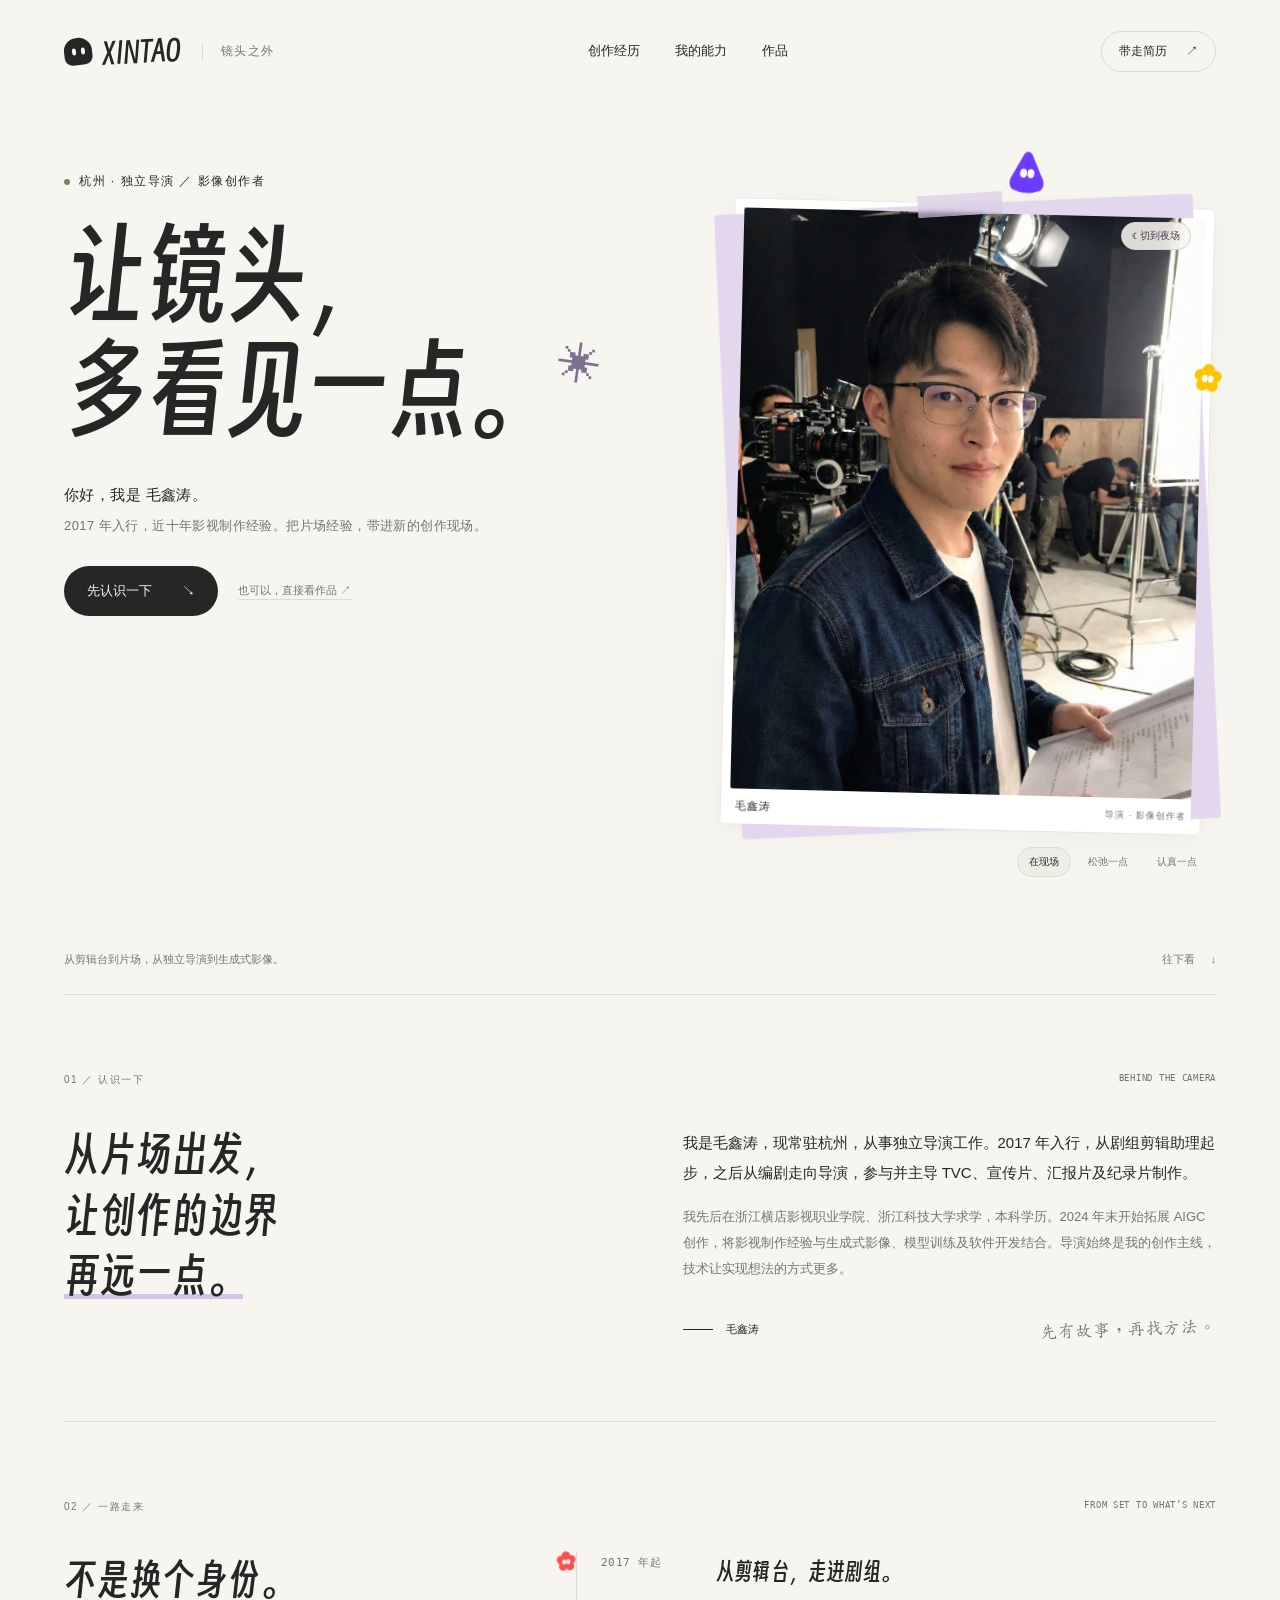
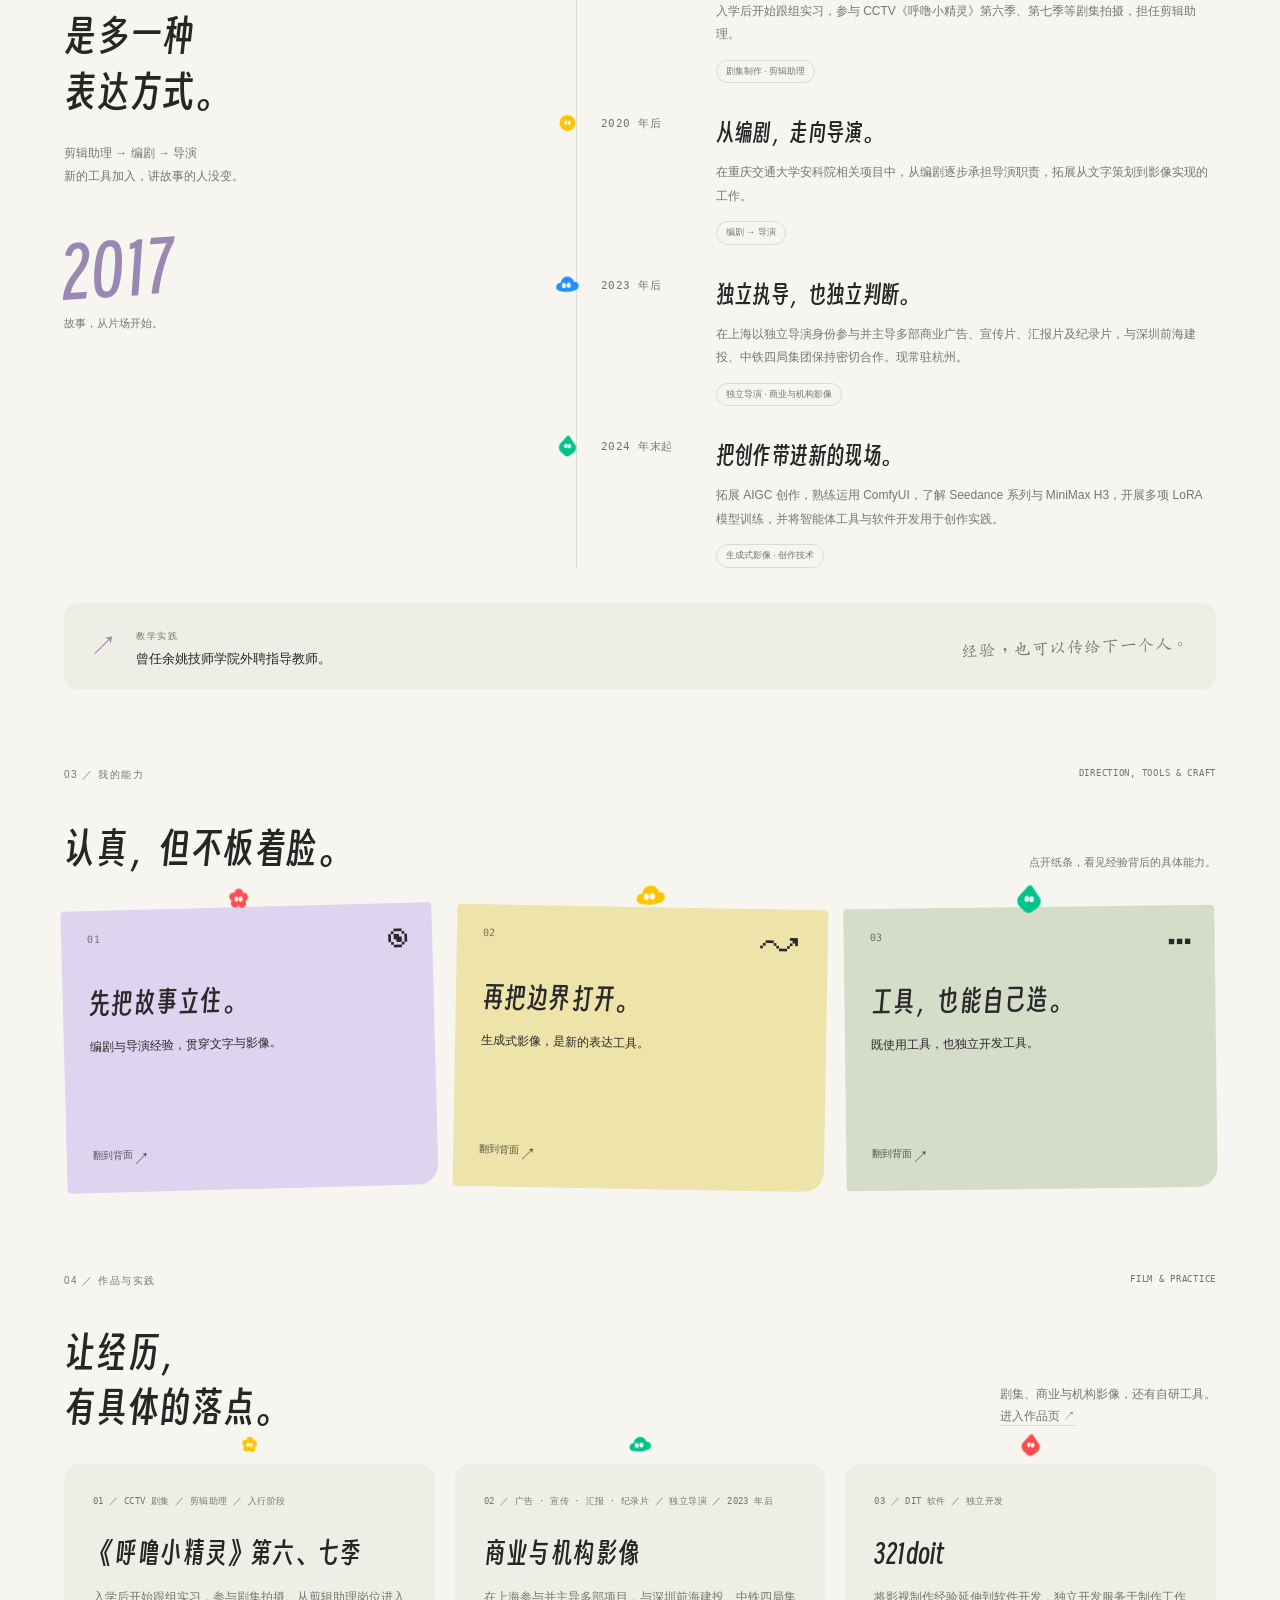
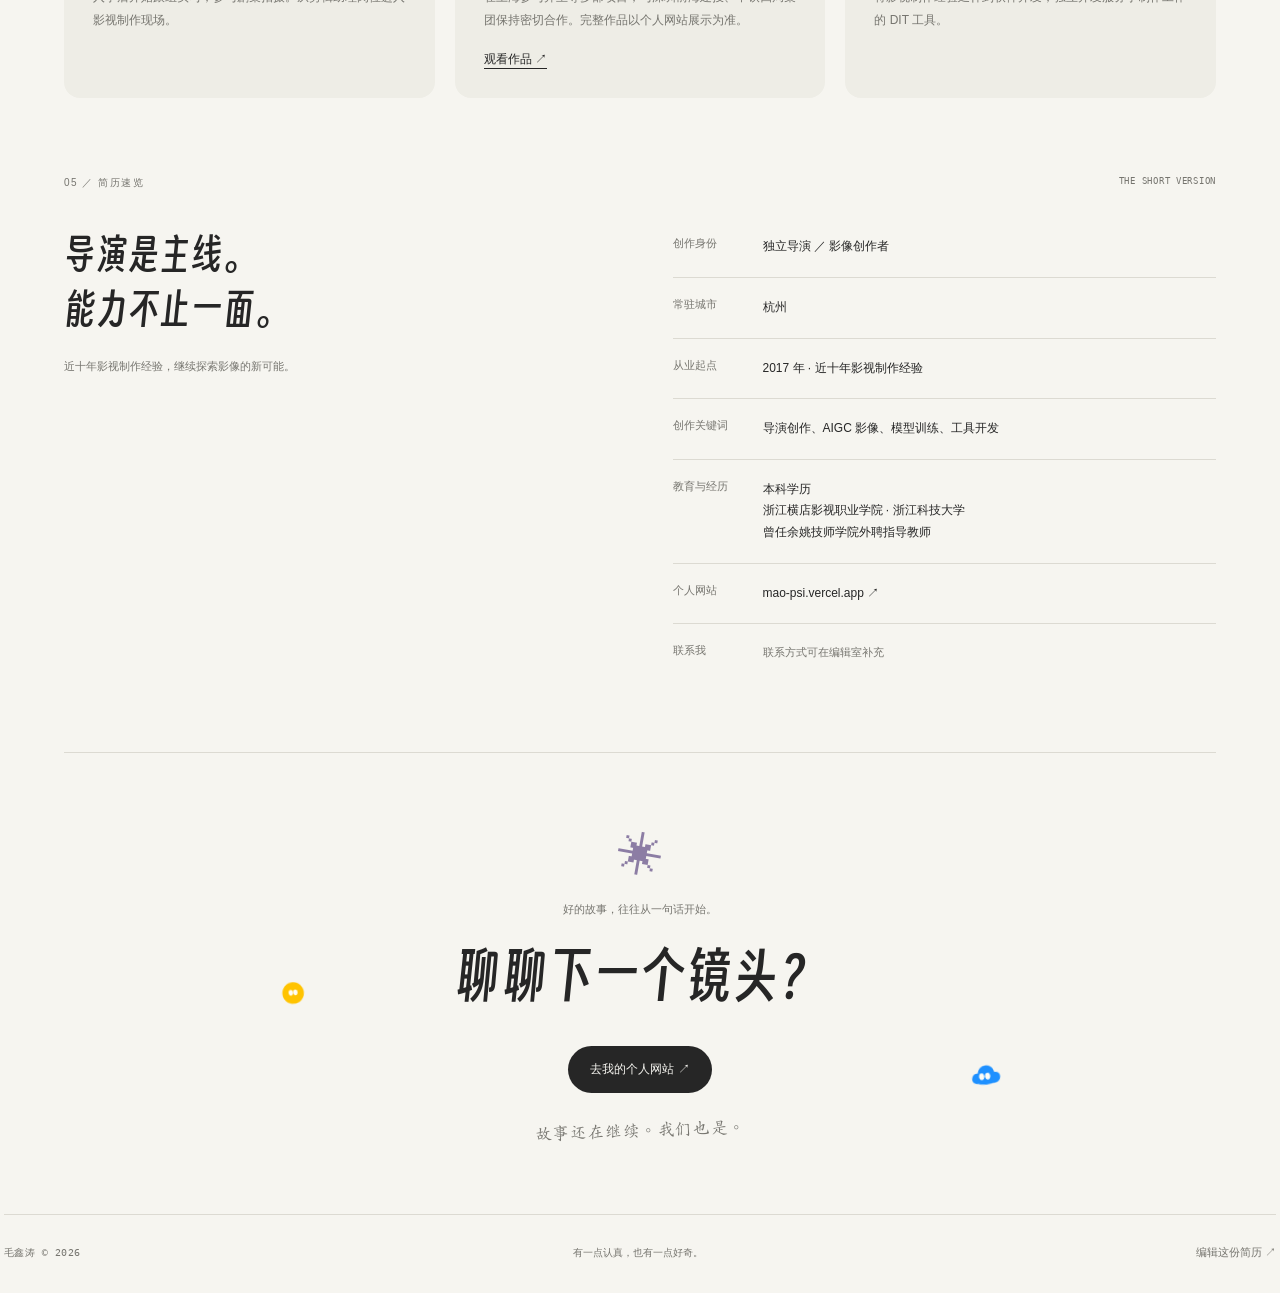
<file: index.html>
<!doctype html>
<html lang="zh-CN">
<head>
<meta charset="utf-8"><meta name="viewport" content="width=device-width, initial-scale=1">
<meta name="theme-color" content="#f6f5f0"><meta name="description" content="毛鑫涛，常驻杭州的独立导演。2017 年入行，近十年影视制作经验，兼具 AIGC 制作、模型训练与软件开发能力。">
<title>毛鑫涛 — 镜头之外</title>
<link rel="icon" href="assets/mark.svg" type="image/svg+xml"><link rel="stylesheet" href="style.css"><link rel="stylesheet" href="typography.css"><link rel="stylesheet" href="bots.css?v=20261023-7">
</head>
<body>
<a class="skip" href="#main">跳到正文</a>
<header class="header"><a class="identity" href="#" aria-label="回到首页"><span class="mini-friend" aria-hidden="true"><i></i><i></i></span><span class="wordmark">XINTAO</span><span class="identity-note">镜头之外</span></a><nav aria-label="主导航"><a href="#journey">创作经历</a><a href="#approach">我的能力</a><a href="works.html">作品</a></nav><button class="small-button" id="print">带走简历 <span>↗</span></button></header>
<main id="main">
<section class="hero" aria-labelledby="hero-title">
<div class="hero-copy"><p class="eyebrow"><span class="status-dot"></span> 杭州 · 独立导演 ／ 影像创作者</p><h1 id="hero-title">让镜头，<br>多看见<span class="serif">一点。</span><span class="asterisk" aria-hidden="true">✳</span></h1><p class="intro">你好，我是 <span data-name>毛鑫涛</span>。<br><span id="intro-text">2017 年入行，近十年影视制作经验。把片场经验，带进新的创作现场。</span></p><div class="hero-actions"><a class="primary" href="#about">先认识一下 <span>↘</span></a><a class="aside portfolio-link" href="https://mao-psi.vercel.app/" target="_blank" rel="noopener noreferrer">也可以，直接看作品 ↗</a></div></div>
<div class="hero-art"><div class="friend-stage portrait-stage" id="friend-stage"><figure class="portrait-paper"><span class="portrait-tape" aria-hidden="true"></span><img id="director-portrait" src="assets/portrait-work.jpg" alt="毛鑫涛在片场手持剧本，身后是摄影机与灯光" width="1400" height="1875" fetchpriority="high"><figcaption><span>毛鑫涛</span><span>导演 · 影像创作者</span></figcaption></figure><div class="bubble" id="friend-speech" aria-live="polite">这次，他才是主角。</div><button class="mood-button" id="mood" aria-pressed="false" aria-label="切换夜场配色">☾ <span>切到夜场</span></button></div><div class="portrait-controls" role="group" aria-label="切换个人照片"><button class="portrait-choice" data-portrait="work" aria-pressed="true">在现场</button><button class="portrait-choice" data-portrait="relaxed" aria-pressed="false">松弛一点</button><button class="portrait-choice" data-portrait="focused" aria-pressed="false">认真一点</button></div></div>
<div class="hero-bottom"><span>从剪辑台到片场，从独立导演到生成式影像。</span><a href="#about" aria-label="向下阅读">往下看 <span>↓</span></a></div>
</section>
<section class="about section" id="about"><div class="section-label"><span>01 ／ 认识一下</span><span>BEHIND THE CAMERA</span></div><div class="about-layout"><h2>从片场出发，<br>让创作的边界<br><span class="underline">再远一点。</span></h2><div class="about-copy"><p id="statement">我是毛鑫涛，现常驻杭州，从事独立导演工作。2017 年入行，从剧组剪辑助理起步，之后从编剧走向导演，参与并主导 TVC、宣传片、汇报片及纪录片制作。</p><p class="muted" id="about-text">我先后在浙江横店影视职业学院、浙江科技大学求学，本科学历。2024 年末开始拓展 AIGC 创作，将影视制作经验与生成式影像、模型训练及软件开发结合。导演始终是我的创作主线，技术让实现想法的方式更多。</p><div class="signature"><span class="signature-line"></span><span data-name>毛鑫涛</span><span class="hand-note">先有故事，再找方法。</span></div></div></div></section>
<section class="section journey" id="journey"><div class="section-label"><span>02 ／ 一路走来</span><span>FROM SET TO WHAT’S NEXT</span></div><div class="journey-layout"><div class="journey-intro"><h2>不是换个身份。<br>是多一种<br><span class="serif">表达方式。</span></h2><p class="muted">剪辑助理 → 编剧 → 导演<br>新的工具加入，讲故事的人没变。</p><div class="experience-stamp"><strong>2017</strong><span>故事，从片场开始。</span></div></div><ol class="timeline"><li><span class="timeline-date">2017 年起</span><div><h3>从剪辑台，走进剧组。</h3><p>入学后开始跟组实习，参与 CCTV《呼噜小精灵》第六季、第七季等剧集拍摄，担任剪辑助理。</p><span class="timeline-tag">剧集制作 · 剪辑助理</span></div></li><li><span class="timeline-date">2020 年后</span><div><h3>从编剧，走向导演。</h3><p>在重庆交通大学安科院相关项目中，从编剧逐步承担导演职责，拓展从文字策划到影像实现的工作。</p><span class="timeline-tag">编剧 → 导演</span></div></li><li><span class="timeline-date">2023 年后</span><div><h3>独立执导，也独立判断。</h3><p>在上海以独立导演身份参与并主导多部商业广告、宣传片、汇报片及纪录片，与深圳前海建投、中铁四局集团保持密切合作。现常驻杭州。</p><span class="timeline-tag">独立导演 · 商业与机构影像</span></div></li><li><span class="timeline-date">2024 年末起</span><div><h3>把创作带进新的现场。</h3><p>拓展 AIGC 创作，熟练运用 ComfyUI，了解 Seedance 系列与 MiniMax H3，开展多项 LoRA 模型训练，并将智能体工具与软件开发用于创作实践。</p><span class="timeline-tag">生成式影像 · 创作技术</span></div></li></ol></div><div class="teaching-note"><span class="teaching-icon" aria-hidden="true">↗</span><div><span class="tiny-label">教学实践</span><p>曾任余姚技师学院外聘指导教师。</p></div><span class="hand-note">经验，也可以传给下一个人。</span></div></section>
<section class="section approach" id="approach"><div class="section-label"><span>03 ／ 我的能力</span><span>DIRECTION, TOOLS & CRAFT</span></div><div class="section-heading"><h2>认真，但不板着脸。</h2><p>点开纸条，看见经验背后的具体能力。</p></div><div class="notes"><button class="note note-lavender" data-note="0" aria-expanded="false"><span class="note-number">01</span><span class="note-doodle">◉</span><h3>先把故事立住。</h3><p>编剧与导演经验，贯穿文字与影像。</p><span class="note-reveal">从剪辑助理、编剧到导演，参与剧集、商业广告、宣传汇报片及纪录片制作。熟悉从文字策划到片场实现的创作过程。</span><span class="note-toggle">翻到背面 <b>↗</b></span></button><button class="note note-yellow" data-note="1" aria-expanded="false"><span class="note-number">02</span><span class="note-doodle">↝</span><h3>再把边界打开。</h3><p>生成式影像，是新的表达工具。</p><span class="note-reveal">熟练 ComfyUI 架构，了解 Seedance 系列与 MiniMax H3，并开展多项 LoRA 模型训练。让模型与工作流服务于创作，而不是相反。</span><span class="note-toggle">翻到背面 <b>↗</b></span></button><button class="note note-green" data-note="2" aria-expanded="false"><span class="note-number">03</span><span class="note-doodle">⋯</span><h3>工具，也能自己造。</h3><p>既使用工具，也独立开发工具。</p><span class="note-reveal">熟悉 Codex、Claude Code、DeepSeek Harness 等智能体工具与工作方式，具备软件开发能力，独立开发 DIT 软件 321doit。</span><span class="note-toggle">翻到背面 <b>↗</b></span></button></div></section>
<section class="section work" id="work"><div class="section-label"><span>04 ／ 作品与实践</span><span>FILM & PRACTICE</span></div><div class="work-heading"><h2>让经历，<br>有具体的落点。</h2><p>剧集、商业与机构影像，还有自研工具。<br><a class="portfolio-link" href="works.html">进入作品页 ↗</a></p></div><div id="works-list" class="works-list"></div><div class="work-empty" id="work-empty"><div class="frame-drawing" aria-hidden="true"><span></span><i>▶</i></div><div><span class="tiny-label">留一个好位置</span><h3>下一次，用作品见面。</h3><p>正式作品目录待补充，不展示演示项目。</p></div><button class="text-button edit-trigger" data-edit-section="work">补充正式作品 <span>＋</span></button></div></section>
<section class="section resume" id="resume"><div class="section-label"><span>05 ／ 简历速览</span><span>THE SHORT VERSION</span></div><div class="resume-layout"><div><h2>导演是主线。<br>能力不止一面。</h2><p class="muted">近十年影视制作经验，继续探索影像的新可能。</p></div><dl class="resume-details"><div><dt>创作身份</dt><dd>独立导演 ／ 影像创作者</dd></div><div><dt>常驻城市</dt><dd>杭州</dd></div><div><dt>从业起点</dt><dd>2017 年 · 近十年影视制作经验</dd></div><div><dt>创作关键词</dt><dd id="keywords">导演创作、AIGC 影像、模型训练、工具开发</dd></div><div><dt>教育与经历</dt><dd id="experience">本科学历<br>浙江横店影视职业学院 · 浙江科技大学<br>曾任余姚技师学院外聘指导教师</dd></div><div><dt>个人网站</dt><dd><a id="website-display" href="https://mao-psi.vercel.app/" target="_blank" rel="noopener noreferrer">mao-psi.vercel.app ↗</a></dd></div><div><dt>联系我</dt><dd id="contact-display" class="pending">联系方式可在编辑室补充</dd></div></dl></div></section>
<section class="closing"><span class="closing-star" aria-hidden="true">✳</span><p>好的故事，往往从一句话开始。</p><h2>聊聊下一个<span class="serif">镜头？</span></h2><div id="contact-action"><a class="primary" href="https://mao-psi.vercel.app/" target="_blank" rel="noopener noreferrer">去我的个人网站 <span>↗</span></a></div><span class="closing-note">故事还在继续。我们也是。</span></section>
</main>
<footer><span><span data-name>毛鑫涛</span> © 2026</span><span>有一点认真，也有一点好奇。</span><button class="text-button edit-trigger">编辑这份简历 ↗</button></footer>
<dialog id="editor" aria-labelledby="edit-title"><form id="edit-form"><div class="dialog-heading"><div><p class="tiny-label">镜头之外 · 编辑室</p><h2 id="edit-title">把真实的你放进来。</h2></div><button type="button" class="close-button" id="close-editor" aria-label="关闭编辑">×</button></div><p class="editor-notice">修改仅保存在这个浏览器，不会上传。可导出资料留存。</p><div class="form-grid"><label>署名<input name="name" maxlength="40" value="毛鑫涛" required></label><label>联系邮箱<input name="email" type="email" placeholder="填写你的真实邮箱"></label></div><label>个人网站<input name="website" type="url" placeholder="https://…" pattern="https?://.+"></label><label>一句话介绍<input name="intro" maxlength="120"></label><label>创作自述<textarea name="statement" rows="3" maxlength="600"></textarea></label><label>更多关于你<textarea name="about" rows="3" maxlength="600"></textarea></label><label>创作关键词<input name="keywords" maxlength="100"></label><label>教育与经历<textarea name="experience" rows="3" maxlength="1200" placeholder="学校、专业、真实工作经历或项目职责"></textarea></label><fieldset id="work-fields"><legend>正式作品</legend><p class="field-help">只填写真实项目。作品链接和联系邮箱可留空。</p><div id="work-editors"></div><button class="add-work" type="button" id="add-work">＋ 添加一部作品</button></fieldset><div class="editor-actions"><button type="button" class="text-button" id="export-data">导出资料 ↓</button><button class="primary" type="submit">保存到本机 <span>✓</span></button></div><p id="form-message" class="form-message" role="status"></p></form></dialog>
<div id="toast" role="status"></div>
<script src="app.js?v=20261023-7"></script><script src="bots.js?v=20261023-7"></script>
</body></html>
</file>
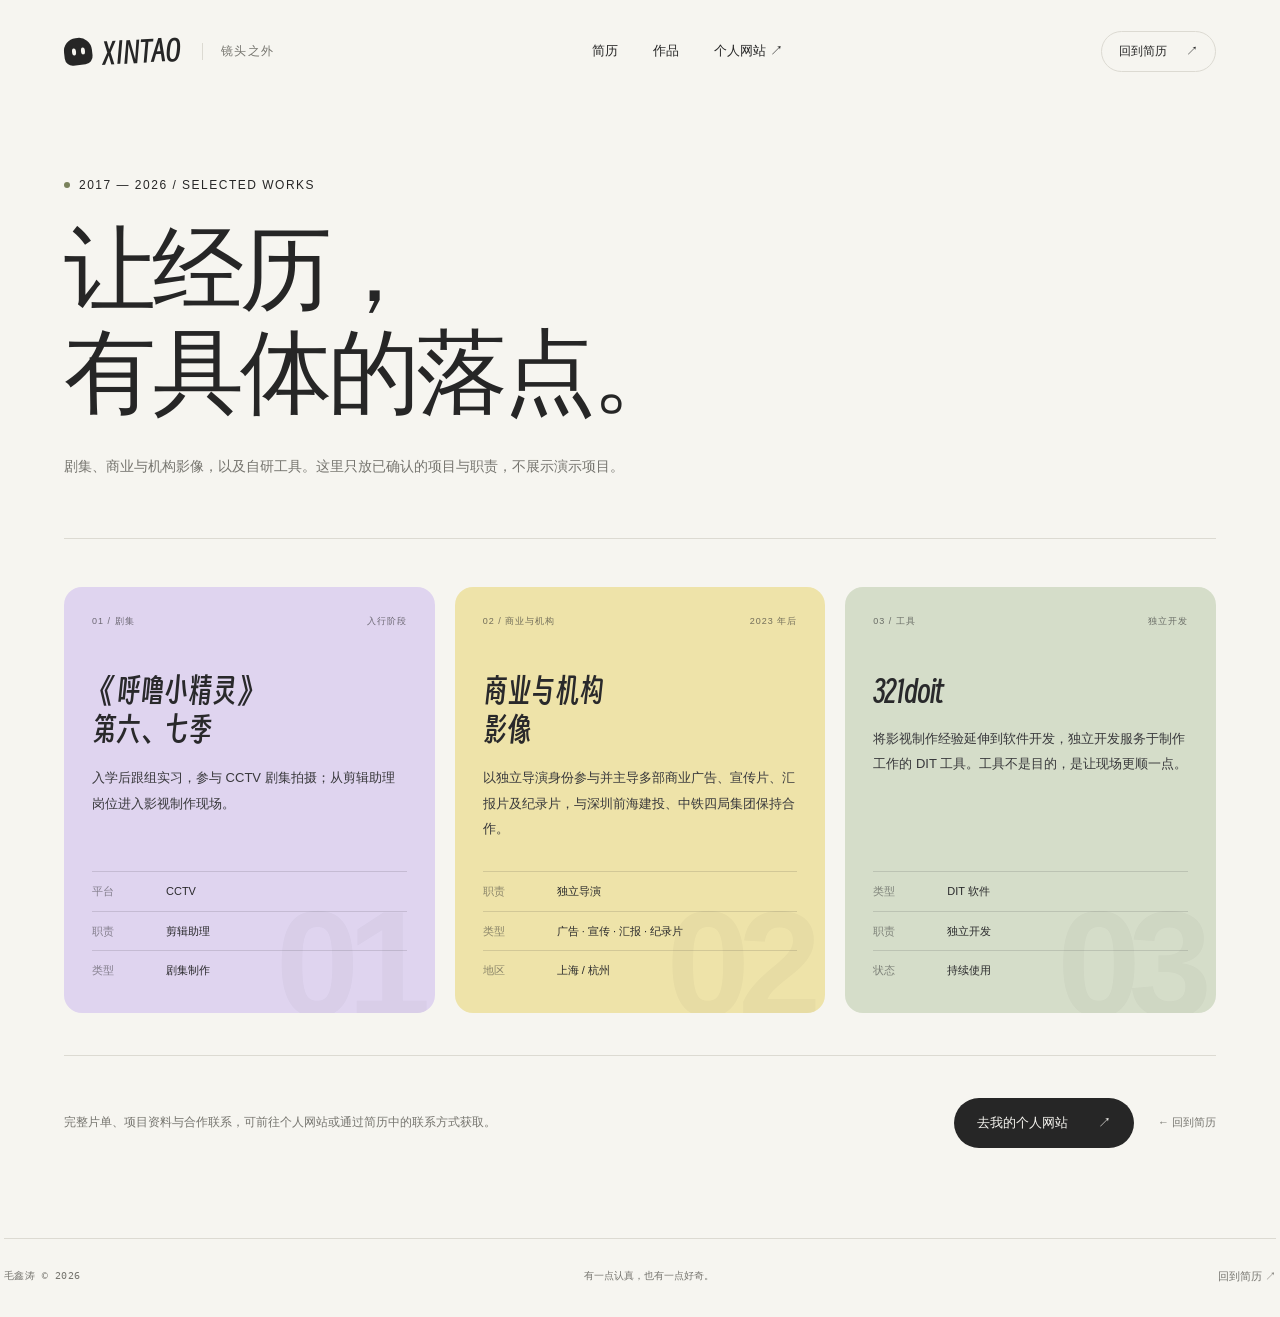
<file: works.html>
<!doctype html>
<html lang="zh-CN">
<head>
<meta charset="utf-8"><meta name="viewport" content="width=device-width, initial-scale=1">
<meta name="theme-color" content="#f6f5f0">
<meta name="description" content="毛鑫涛的作品页面：剧集、商业与机构影像，以及自研 DIT 工具。">
<title>作品 — 毛鑫涛</title>
<link rel="icon" href="assets/mark.svg" type="image/svg+xml">
<link rel="stylesheet" href="style.css"><link rel="stylesheet" href="typography.css"><link rel="stylesheet" href="works.css">
</head>
<body class="works-page">
<a class="skip" href="#main">跳到正文</a>
<header class="header"><a class="identity" href="index.html" aria-label="回到简历首页"><span class="mini-friend" aria-hidden="true"><i></i><i></i></span><span class="wordmark">XINTAO</span><span class="identity-note">镜头之外</span></a><nav aria-label="主导航"><a href="index.html">简历</a><a href="works.html" aria-current="page">作品</a><a href="https://mao-psi.vercel.app/" target="_blank" rel="noopener noreferrer">个人网站 ↗</a></nav><a class="small-button" href="index.html">回到简历 <span>↗</span></a></header>
<main id="main" class="works-main">
<section class="works-hero"><p class="eyebrow"><span class="status-dot"></span> 2017 — 2026 / SELECTED WORKS</p><h1>让经历，<br>有具体的落点。</h1><p class="works-lede">剧集、商业与机构影像，以及自研工具。这里只放已确认的项目与职责，不展示演示项目。</p></section>
<section class="works-grid" aria-label="作品列表">
<article class="work-piece work-piece--lavender" data-index="01"><div class="work-piece__top"><span>01 / 剧集</span><span>入行阶段</span></div><h2>《呼噜小精灵》<br>第六、七季</h2><p>入学后跟组实习，参与 CCTV 剧集拍摄；从剪辑助理岗位进入影视制作现场。</p><dl><div><dt>平台</dt><dd>CCTV</dd></div><div><dt>职责</dt><dd>剪辑助理</dd></div><div><dt>类型</dt><dd>剧集制作</dd></div></dl></article>
<article class="work-piece work-piece--yellow" data-index="02"><div class="work-piece__top"><span>02 / 商业与机构</span><span>2023 年后</span></div><h2>商业与机构<br>影像</h2><p>以独立导演身份参与并主导多部商业广告、宣传片、汇报片及纪录片，与深圳前海建投、中铁四局集团保持合作。</p><dl><div><dt>职责</dt><dd>独立导演</dd></div><div><dt>类型</dt><dd>广告 · 宣传 · 汇报 · 纪录片</dd></div><div><dt>地区</dt><dd>上海 / 杭州</dd></div></dl></article>
<article class="work-piece work-piece--green" data-index="03"><div class="work-piece__top"><span>03 / 工具</span><span>独立开发</span></div><h2>321doit</h2><p>将影视制作经验延伸到软件开发，独立开发服务于制作工作的 DIT 工具。工具不是目的，是让现场更顺一点。</p><dl><div><dt>类型</dt><dd>DIT 软件</dd></div><div><dt>职责</dt><dd>独立开发</dd></div><div><dt>状态</dt><dd>持续使用</dd></div></dl></article>
</section>
<section class="works-tail"><p>完整片单、项目资料与合作联系，可前往个人网站或通过简历中的联系方式获取。</p><div class="works-tail__actions"><a class="primary" href="https://mao-psi.vercel.app/" target="_blank" rel="noopener noreferrer">去我的个人网站 <span>↗</span></a><a class="works-back" href="index.html">← 回到简历</a></div></section>
</main>
<footer><span><span data-name>毛鑫涛</span> © 2026</span><span>有一点认真，也有一点好奇。</span><a class="text-button" href="index.html">回到简历 ↗</a></footer>
</body>
</html>
</file>
<file: style.css>
@charset "UTF-8";
:root{--bg:#f6f5f0;--ink:#262626;--muted:#76756f;--line:#dcdad2;--card:#eeede6;--purple:#dfd4ef;--yellow:#eee3a9;--green:#d5ddc9;--white:#fff;--radius:20px}*{box-sizing:border-box}html{scroll-behavior:smooth;scroll-padding-top:100px}body{margin:0;background:var(--bg);color:var(--ink);font-family:Arial,"PingFang SC","Microsoft YaHei",sans-serif;-webkit-font-smoothing:antialiased;transition:background .45s,color .45s}button,a,input,textarea{-webkit-tap-highlight-color:transparent}button,input,textarea{font:inherit}button,a{touch-action:manipulation}button{color:inherit;cursor:pointer}a{color:inherit;text-decoration:none}button{border:0;background:none}button:focus-visible,a:focus-visible{outline:3px solid #8a64ba;outline-offset:5px}::selection{background:#ddc8f4;color:#252525}.skip{position:fixed;top:-100px;padding:12px;background:var(--ink);color:var(--bg);z-index:100}.skip:focus{top:12px}.header{max-width:1400px;margin:auto;min-height:102px;display:flex;align-items:center;justify-content:space-between;padding:0 64px;gap:25px}.identity{display:flex;align-items:center;gap:10px;font-size:17px;font-weight:750;letter-spacing:.5px}.identity-note{font-size:12px;color:var(--muted);font-weight:400;margin-left:10px;padding-left:18px;border-left:1px solid var(--line);letter-spacing:1px}.mini-friend{background:var(--ink);border-radius:13px 13px 8px 8px;width:28px;height:27px;display:flex;align-items:center;justify-content:center;gap:5px;transform:rotate(-7deg)}.mini-friend i{width:4px;height:7px;background:var(--bg);border-radius:100%}nav{display:flex;gap:35px;font-size:13px}nav a{position:relative}nav a:after{content:"";position:absolute;height:1px;background:currentColor;bottom:-7px;left:0;width:0;transition:width .2s}nav a:hover:after{width:100%}.small-button{border:1px solid var(--line);border-radius:99px;padding:11px 17px;font-size:12px}.small-button span{margin-left:16px}.small-button:hover{background:var(--ink);color:var(--bg)}main{max-width:1400px;margin:auto;padding:0 64px}.hero{position:relative;padding:71px 0 0;display:grid;grid-template-columns:1.08fr 1fr;gap:35px}.eyebrow{display:flex;gap:9px;align-items:center;font-size:12px;letter-spacing:2px;margin:0 0 27px}.status-dot{height:6px;width:6px;background:#79815b;border-radius:50%}.hero h1{font-size:clamp(60px,6.45vw,94px);line-height:1.22;letter-spacing:-5px;font-weight:500;margin:0;position:relative;white-space:nowrap}.serif{font-family:"Noto Serif CJK SC","Songti SC",STSong,"SimSun",serif;font-weight:400}.asterisk{font-size:50px;color:#7a718e;display:inline-block;vertical-align:top;transform:translate(5px,-8px) rotate(5deg)}.intro{font-size:15px;line-height:1.95;margin:31px 0 27px;letter-spacing:.4px}.intro>span:last-child{color:var(--muted);font-size:13px}.hero-actions{display:flex;gap:20px;align-items:center}.primary{border-radius:99px;background:var(--ink);color:var(--bg);display:inline-flex;justify-content:space-between;align-items:center;padding:16px 23px;font-size:13px;gap:30px;transition:transform .2s}.primary:hover{transform:translateY(-3px)}.aside{color:var(--muted);font-size:11px}.hero-art{position:relative;margin-top:7px;padding:0 0 45px}.art-meta{display:flex;justify-content:space-between;font-size:10px;color:var(--muted);letter-spacing:1.5px;margin:0 0 15px}.friend-stage{height:374px;border-radius:25px;background:#e3dced;position:relative;overflow:hidden;display:grid;place-items:center;color:#29272d}.friend-stage:after{content:"";position:absolute;inset:0;pointer-events:none;opacity:.1;background-image:url("data:image/svg+xml,%3Csvg viewBox='0 0 140 140' xmlns='http://www.w3.org/2000/svg'%3E%3Cfilter id='n'%3E%3CfeTurbulence type='fractalNoise' baseFrequency='.7' numOctaves='3' stitchTiles='stitch'/%3E%3C/filter%3E%3Crect width='100%25' height='100%25' opacity='.4' filter='url(%23n)'/%3E%3C/svg%3E")}.orbit{position:absolute;border:1px solid #cfc4df;border-radius:50%;width:420px;height:420px;left:50%;top:50%;transform:translate(-50%,-50%)}.orbit-two{width:290px;height:290px}.friend{position:relative;width:160px;height:200px;z-index:2;margin-top:33px;transition:transform .3s}.friend:hover{transform:rotate(-5deg)}.friend:focus-visible{outline-offset:14px;border-radius:80px}.body-shape{position:absolute;width:138px;height:152px;top:8px;left:11px;border-radius:47% 49% 36% 36%;background:#2d2b30;transform:rotate(-6deg);box-shadow:inset -14px -8px 0 #252328;animation:float 4.5s ease-in-out infinite}.eyes{position:absolute;display:flex;gap:14px;left:32px;top:50px}.eye{width:25px;height:36px;background:#f6f4ee;border-radius:50%;position:relative;overflow:hidden;animation:blink 7s infinite}.eye i{width:11px;height:15px;border-radius:50%;background:#29272c;position:absolute;left:8px;top:15px;transform:translate(var(--eye-x,0px),var(--eye-y,0px));transition:transform .12s}.mouth{position:absolute;width:13px;height:6px;border-bottom:2px solid #99939f;border-radius:50%;top:106px;left:75px}.foot{position:absolute;background:#29272c;width:30px;height:29px;border-radius:0 0 14px 14px;top:141px;z-index:-1}.left-foot{left:37px;transform:rotate(10deg)}.right-foot{right:30px;transform:rotate(-12deg)}.friend-shadow{position:absolute;bottom:9px;left:16px;width:140px;height:14px;background:#a79bb9;opacity:.3;filter:blur(5px);border-radius:50%;animation:shadow 4.5s infinite}.bubble{position:absolute;z-index:3;top:33px;left:50%;transform:translateX(-50%) rotate(-4deg);background:#f9f8f3;padding:12px 17px;border-radius:13px 13px 13px 2px;font-size:12px;white-space:nowrap;box-shadow:0 3px 0 #d4cddd;transition:transform .2s}.stage-label{position:absolute;bottom:39px;font-size:10px;letter-spacing:2px;color:#78717f}.mood-button{position:absolute;bottom:15px;right:15px;border:1px solid #beb4cb;padding:6px 10px;border-radius:50px;font-size:10px;z-index:4}.spark{position:absolute;font-size:24px;color:#8f819f}.spark-one{left:15%;top:30%;transform:rotate(10deg)}.spark-two{right:16%;top:59%;font-size:26px}.scribble{position:absolute;bottom:0;right:23px;font-family:KaiTi,"STKaiti",serif;font-size:17px;line-height:1.4;transform:rotate(-7deg);padding-right:55px}.scribble svg{position:absolute;right:0;top:-32px;width:75px;fill:none;stroke:var(--ink);stroke-width:1.4}.hero-bottom{grid-column:1/-1;display:flex;justify-content:space-between;align-items:center;padding:32px 0 27px;margin-top:18px;border-bottom:1px solid var(--line);font-size:11px;color:var(--muted)}.hero-bottom a span{margin-left:12px}.section{padding-top:78px;scroll-margin-top:5px}.section-label{display:flex;justify-content:space-between;font-size:10px;color:var(--muted);letter-spacing:1.5px;margin-bottom:38px}.about-layout{display:grid;grid-template-columns:1fr 1fr;gap:85px;padding-bottom:75px;border-bottom:1px solid var(--line)}h2{font-size:38px;line-height:1.5;letter-spacing:-1.5px;font-weight:500;margin:0}.underline{background-image:linear-gradient(transparent 84%,#d4c3e8 84%,#d4c3e8 94%,transparent 94%)}.about-copy{padding-top:3px;font-size:15px;line-height:2}.about-copy p{margin:0 0 16px}.muted{color:var(--muted);font-size:13px;line-height:1.95}.signature{display:flex;gap:13px;align-items:center;font-size:11px;margin-top:30px}.signature-line{width:30px;height:1px;background:var(--ink)}.hand-note{margin-left:auto;font-family:KaiTi,serif;font-size:13px;color:var(--muted)}.section-heading{display:flex;align-items:end;justify-content:space-between;gap:30px;margin-bottom:29px}.section-heading h2{font-size:32px}.section-heading p{font-size:11px;color:var(--muted);margin-bottom:8px}.notes{display:grid;grid-template-columns:repeat(3,1fr);gap:20px}.note{min-height:282px;padding:23px 26px 21px;border-radius:4px 4px 20px 4px;position:relative;text-align:left;color:#29292b;display:flex;flex-direction:column;transition:transform .3s,box-shadow .3s}.note:hover{transform:translateY(-7px) rotate(-1deg);box-shadow:0 10px 20px #28282808}.note-lavender{background:var(--purple);transform:rotate(-1.5deg)}.note-yellow{background:var(--yellow);transform:rotate(1deg)}.note-green{background:var(--green);transform:rotate(-.7deg)}.note-number{font-size:10px;letter-spacing:1px;opacity:.6}.note-doodle{position:absolute;right:24px;top:14px;font-size:43px;line-height:1;font-family:serif}.note h3{font-size:23px;font-weight:500;letter-spacing:-.5px;margin:41px 0 13px}.note p{font-size:12px;line-height:1.8;margin:0}.note-toggle{margin-top:auto;padding-top:26px;font-size:10px;display:flex;justify-content:space-between;opacity:.75}.note-toggle b{font-size:17px;font-weight:400}.note-reveal{display:none;font-size:13px;line-height:1.9;margin-top:8px;max-width:240px}.note[aria-expanded=true] h3{margin-top:24px}.note[aria-expanded=true] p{display:none}.note[aria-expanded=true] .note-reveal{display:block}.work{padding-top:85px}.work-heading{display:flex;justify-content:space-between;align-items:end;margin-bottom:29px}.work-heading h2{font-size:36px}.work-heading p{font-size:12px;color:var(--muted);line-height:1.9;margin-bottom:7px}.work-empty{border:1px solid var(--line);border-radius:var(--radius);padding:32px 36px;display:flex;gap:30px;align-items:center}.frame-drawing{position:relative;width:102px;height:77px;flex-shrink:0;display:grid;place-items:center;border:1px solid #96938c;transform:rotate(-6deg);border-radius:8px}.frame-drawing:before{content:"";position:absolute;inset:-5px 8px 7px -8px;border:1px solid var(--line);border-radius:8px}.frame-drawing i{font-size:15px;font-style:normal;color:#99908e}.tiny-label{font-size:10px;letter-spacing:1.5px;color:var(--muted)}.work-empty h3{font-size:20px;font-weight:500;margin:10px 0}.work-empty p{font-size:11px;color:var(--muted);margin-bottom:0}.text-button{font-size:11px;padding:6px 0;text-decoration:none}.text-button:hover{text-decoration:underline;text-underline-offset:4px}.work-empty .text-button{margin-left:auto;white-space:nowrap}.works-list{display:grid;grid-template-columns:1fr 1fr;gap:20px}.work-card{background:var(--card);border-radius:16px;padding:29px;min-height:210px;display:flex;flex-direction:column}.work-card .tiny-label{display:flex;justify-content:space-between}.work-card h3{font-size:26px;font-weight:500;margin:24px 0 12px}.work-card p{font-size:13px;line-height:1.9;white-space:pre-wrap;color:var(--muted);margin:0 0 20px}.work-card a{font-size:12px;align-self:flex-start;border-bottom:1px solid;margin-top:auto}.resume-layout{display:grid;grid-template-columns:1fr 1fr;gap:85px;padding-bottom:70px;border-bottom:1px solid var(--line)}.resume-layout h2{font-size:32px}.resume-layout>div>.muted{margin-top:18px;font-size:11px}.resume-details{margin:0}.resume-details>div{display:grid;grid-template-columns:104px 1fr;border-bottom:1px solid var(--line);padding:19px 0;font-size:12px}.resume-details>div:first-child{padding-top:8px}.resume-details>div:last-child{border-bottom:0}.resume-details dt{color:var(--muted);font-size:11px}.resume-details dd{margin:0;line-height:1.8;white-space:pre-line;overflow-wrap:anywhere}.pending{color:var(--muted);font-size:11px}.closing{text-align:center;padding:80px 0 75px}.closing-star{display:block;font-size:46px;line-height:1;color:#8c7da4;transform:rotate(10deg)}.closing>p{margin-top:23px;font-size:11px;color:var(--muted)}.closing h2{font-size:46px;letter-spacing:-2px;margin:18px 0 27px}.closing .primary{font-size:12px;padding:15px 22px}.closing-note{font-family:KaiTi,serif;color:var(--muted);font-size:13px;display:block;margin-top:27px}footer{border-top:1px solid var(--line);max-width:1272px;margin:0 auto;padding:24px 0 27px;display:flex;align-items:center;justify-content:space-between;color:var(--muted);font-size:10px}footer>span:first-child{letter-spacing:1px}footer button{color:var(--muted)}dialog{border:1px solid var(--line);background:var(--bg);color:var(--ink);padding:32px;border-radius:24px;width:min(650px,calc(100% - 24px));max-height:88vh;overscroll-behavior:contain}dialog::backdrop{background:#22222270;backdrop-filter:blur(6px)}.dialog-heading{display:flex;justify-content:space-between;align-items:flex-start}.dialog-heading h2{font-size:25px}.dialog-heading p{margin:0 0 7px}.close-button{font-size:28px;padding:0 6px;line-height:1}.editor-notice,.field-help{font-size:11px;color:var(--muted);line-height:1.8}.editor-notice{margin:16px 0 22px}.form-grid{display:grid;grid-template-columns:1fr 1fr;gap:18px}label{display:block;font-size:12px;margin-bottom:16px}input,textarea{width:100%;border:1px solid var(--line);border-radius:8px;background:var(--white);color:#292929;padding:11px 12px;margin-top:7px;line-height:1.6;font-size:13px}textarea{resize:vertical}input:focus,textarea:focus{outline:2px solid #aa8bc5;outline-offset:1px}fieldset{border:1px solid var(--line);border-radius:12px;padding:16px}legend{font-size:12px;padding:0 8px}.work-editor{padding:16px 0;border-bottom:1px solid var(--line)}.work-editor:first-child{padding-top:0}.work-editor .form-grid{gap:12px}.work-editor textarea{margin-bottom:5px}.remove-work{color:#9b4d44;font-size:11px}.add-work{font-size:12px;margin-top:16px;padding:10px 15px;background:var(--card);border-radius:8px}.editor-actions{display:flex;justify-content:space-between;align-items:center;gap:20px;margin-top:23px}.form-message{font-size:11px;color:var(--muted);margin:10px 0 0}.form-message:empty{display:none}#toast{position:fixed;bottom:25px;left:50%;transform:translate(-50%,20px);background:var(--ink);color:var(--bg);font-size:12px;padding:13px 23px;border-radius:30px;opacity:0;pointer-events:none;transition:.25s;z-index:9;max-width:90vw;text-align:center}#toast.show{opacity:1;transform:translate(-50%,0)}body.night{--bg:#242426;--ink:#edebe5;--muted:#b1ada9;--line:#444245;--card:#302e33;--white:#eeece6}.night .friend-stage{background:#574e69}.night .orbit{border-color:#6d627e}.night .stage-label{color:#d2c9dd}.night .mood-button{color:#eee8f4;border-color:#9383a7}.night .friend-shadow{background:#211b29}.night .mini-friend{background:#e3d9ef}.night .mini-friend i{background:#29252f}.night .underline{background-image:linear-gradient(transparent 84%,#6f5b83 84%,#6f5b83 94%,transparent 94%)}@keyframes float{0%,100%{transform:translateY(0) rotate(-6deg)}50%{transform:translateY(-8px) rotate(-2deg)}}@keyframes shadow{0%,100%{transform:scaleX(1);opacity:.3}50%{transform:scaleX(.8);opacity:.2}}@keyframes blink{0%,42%,46%,100%{scale:1 1}44%{scale:1 .08}}@media(min-width:1500px){.hero h1{font-size:94px}}@media(max-width:1100px){.header{padding:0 40px}main{padding:0 40px}.hero{gap:28px}.hero h1{font-size:7.1vw;letter-spacing:-4px}.asterisk{font-size:35px}.friend-stage{height:350px}.hero-art{padding-bottom:55px}.hero-actions{gap:13px}.aside{font-size:10px}.about-layout,.resume-layout{gap:50px}footer{margin:0 40px}.note{padding:21px}.note h3{font-size:21px}.work-empty{padding:28px;gap:23px}.work-empty h3{font-size:18px}.identity-note{display:none}}@media(max-width:760px){html{scroll-padding-top:30px}.header{padding:0 24px;min-height:80px}.header nav{display:none}.identity{font-size:15px}.small-button{font-size:11px;padding:10px 14px}.small-button span{margin-left:10px}main{padding:0 24px}.hero{grid-template-columns:1fr;padding-top:38px;gap:35px}.hero h1{font-size:clamp(51px,10.9vw,80px);letter-spacing:-3px;line-height:1.26}.asterisk{font-size:32px;transform:translate(4px,-2px)}.eyebrow{font-size:10px;margin-bottom:24px}.intro{font-size:14px;margin-top:24px}.intro>span:last-child{font-size:12px}.hero-art{margin-top:2px;padding-bottom:47px}.friend-stage{height:330px}.hero-bottom{margin-top:0;padding:8px 0 24px;gap:24px;font-size:9px;line-height:1.7}.hero-bottom a{white-space:nowrap}.scribble{right:16px;font-size:15px;bottom:-1px}.art-meta{font-size:9px}.section{padding-top:55px}.section-label{font-size:9px;letter-spacing:.8px;margin-bottom:27px}.about-layout{grid-template-columns:1fr;gap:25px;padding-bottom:46px}h2{font-size:32px}.about-copy{font-size:14px}.about-copy .muted{font-size:12px}.section-heading{display:block}.section-heading h2{font-size:29px}.section-heading p{font-size:11px;margin-top:12px}.notes{grid-template-columns:1fr;gap:19px;padding:0 4px}.note{min-height:230px;padding:23px 25px}.note h3{font-size:24px;margin-top:30px}.note p{font-size:13px}.note-doodle{font-size:44px}.note-reveal{max-width:none}.note-toggle{padding-top:24px}.note[aria-expanded=true] .note-reveal{font-size:14px}.work-heading{display:block}.work-heading h2{font-size:32px}.work-heading p{margin-top:17px}.work-empty{padding:28px 22px;flex-wrap:wrap;gap:21px}.frame-drawing{width:66px;height:54px}.work-empty>div:nth-child(2){flex:1;min-width:170px}.work-empty .text-button{margin-left:87px}.work-empty h3{font-size:17px}.work-empty p{font-size:10px;line-height:1.8}.works-list{grid-template-columns:1fr}.resume-layout{grid-template-columns:1fr;gap:22px;padding-bottom:40px}.resume-details>div:first-child{padding-top:15px}.resume-layout h2{font-size:30px}.closing{padding:55px 0}.closing h2{font-size:32px;letter-spacing:-1px}.closing-star{font-size:38px}.closing-note{font-size:12px}footer{margin:0 24px;gap:15px;flex-wrap:wrap;padding:23px 0;font-size:9px}footer>span:nth-child(2){display:none}footer button{font-size:10px}dialog{padding:24px 20px}.dialog-heading h2{font-size:22px}.form-grid{grid-template-columns:1fr;gap:0}.editor-actions{gap:13px}}@media(prefers-reduced-motion:reduce){html{scroll-behavior:auto}*,*:before,*:after{animation:none!important;transition:none!important}.friend:hover,.primary:hover,.note:hover{transform:none}}@media print{@page{size:A4;margin:14mm}body,body.night{--bg:white;--ink:#202020;--muted:#555;--line:#ddd;background:white;color:#202020}main{padding:0}.header{min-height:35px;padding:0 0 12px;border-bottom:1px solid #ddd}.header nav,.small-button,.hero-art,.hero-actions,.hero-bottom,.closing,footer,.edit-trigger,dialog,#toast,.note-toggle,.skip{display:none!important}.hero{display:block;padding-top:20px}.hero h1{font-size:40px;letter-spacing:-2px;line-height:1.2}.hero h1 br{display:none}.hero h1 .asterisk{font-size:25px}.eyebrow{font-size:10px;margin-bottom:12px}.intro{font-size:11px;margin:14px 0}.intro>span:last-child{font-size:11px}.section{padding-top:22px}.section-label{margin-bottom:12px;font-size:8px}.about-layout,.resume-layout{grid-template-columns:1fr 1.6fr;gap:24px;padding-bottom:15px}h2,.section-heading h2,.resume-layout h2,.work-heading h2{font-size:20px;line-height:1.5;letter-spacing:0}.about-copy{font-size:10px;line-height:1.75}.about-copy .muted{font-size:9px}.signature{display:none}.section-heading{margin-bottom:15px}.section-heading p{display:none}.notes{gap:12px}.note{min-height:105px;padding:12px;border:1px solid #ddd;transform:none;background:#f7f7f7!important;break-inside:avoid;box-shadow:none}.note h3,.note[aria-expanded=true] h3{font-size:14px;margin:15px 0 8px}.note p,.note[aria-expanded=true] p{display:block;font-size:9px}.note-reveal,.note[aria-expanded=true] .note-reveal{display:none}.note-doodle{font-size:26px;top:8px;right:12px}.work-heading{margin-bottom:15px}.work-heading h2 br{display:none}.work-heading p{font-size:9px;line-height:1.6;margin:0}.work-empty{padding:15px 20px;gap:20px}.frame-drawing{width:54px;height:38px}.work-empty h3{font-size:13px;margin:5px 0}.work-empty p,.tiny-label{font-size:8px}.work-card{min-height:110px;padding:15px;break-inside:avoid;border:1px solid #ddd;background:white}.work-card h3{font-size:16px;margin:10px 0}.work-card p{font-size:9px;margin:0 0 8px}.work-card a{font-size:9px}.resume-details>div{font-size:10px;padding:10px 0;grid-template-columns:80px 1fr}.resume-details dt{font-size:9px}.resume-layout>div>.muted{font-size:9px}.resume-details .pending{font-size:9px}.section,.about-layout{break-inside:avoid}.identity-note{display:block}.underline{background:none!important}a[href^=http]:after{content:" (" attr(href) ")";font-size:8px;overflow-wrap:anywhere}}

/* 正式履历：延续轻盈的互动，用时间线承载职业信息。 */
.portfolio-link{text-decoration:underline;text-decoration-color:var(--line);text-underline-offset:5px}.portfolio-link:hover{text-decoration-color:currentColor}.journey-layout{display:grid;grid-template-columns:1fr 1.5fr;gap:85px}.journey-intro h2{font-size:34px}.journey-intro .muted{font-size:12px;margin-top:22px}.experience-stamp{margin-top:48px;display:flex;flex-direction:column;gap:9px}.experience-stamp strong{font-size:58px;font-weight:400;letter-spacing:-4px;color:#9a87b2;line-height:1}.experience-stamp span{font-size:11px;color:var(--muted)}.timeline{list-style:none;margin:0;padding:0}.timeline li{position:relative;display:grid;grid-template-columns:95px 1fr;gap:20px;padding:0 0 30px 24px;border-left:1px solid var(--line)}.timeline li:last-child{padding-bottom:0}.timeline li:before{position:absolute;content:"";left:-4px;top:6px;width:7px;height:7px;background:#a290b7;border:2px solid var(--bg);outline:1px solid #a290b7;border-radius:50%}.timeline-date{font-size:11px;color:var(--muted);line-height:2;white-space:nowrap}.timeline h3{font-size:19px;font-weight:500;line-height:1.7;margin:0 0 9px;letter-spacing:-.4px}.timeline p{font-size:12px;line-height:1.95;margin:0 0 13px;color:var(--muted)}.timeline-tag{display:inline-block;border:1px solid var(--line);border-radius:40px;font-size:9px;padding:4px 9px;line-height:1.5;color:var(--muted)}.teaching-note{display:flex;gap:19px;align-items:center;background:var(--card);border-radius:14px;margin-top:35px;padding:22px 26px}.teaching-icon{font-size:27px;color:#9a87b2}.teaching-note .tiny-label{font-size:9px}.teaching-note p{font-size:13px;margin:7px 0 0}.teaching-note>.hand-note{margin-left:auto}.works-list:has(.work-card:nth-child(3)){grid-template-columns:repeat(3,1fr)}.work-card{overflow-wrap:anywhere}.work-card h3{font-size:23px;line-height:1.5}.work-card .tiny-label{line-height:1.8;font-size:9px}.work-card p{font-size:12px}.work-heading p{max-width:400px}.note-reveal{font-size:12px}.note[aria-expanded=true] h3{margin-top:20px;font-size:20px}.note[aria-expanded=true]{min-height:307px}.intro>span:last-child{display:inline-block;max-width:460px;line-height:1.9}.about-copy p{line-height:2}.resume-details>div{grid-template-columns:90px 1fr}.resume-layout{gap:65px}.resume-details a{text-underline-offset:4px}.resume-details a:hover{text-decoration:underline}@media(max-width:1100px){.journey-layout{gap:40px;grid-template-columns:.9fr 1.6fr}.timeline li{grid-template-columns:80px 1fr;gap:13px}.note h3{font-size:20px}.works-list:has(.work-card:nth-child(3)){grid-template-columns:1fr 1fr}.work-card:last-child{grid-column:1/-1}}@media(max-width:760px){.hero h1{font-size:clamp(51px,10.9vw,80px)}.journey-layout{grid-template-columns:1fr;gap:30px}.journey-intro h2{font-size:30px}.journey-intro h2 br:nth-child(2){display:none}.experience-stamp{margin-top:20px;flex-direction:row;align-items:center;gap:18px}.experience-stamp strong{font-size:40px;letter-spacing:-2px}.experience-stamp span{font-size:10px}.timeline{margin-left:4px}.timeline li{grid-template-columns:1fr;gap:5px;padding-left:22px;padding-bottom:27px}.timeline-date{font-size:10px}.timeline h3{font-size:19px;margin-bottom:8px}.timeline p{font-size:12px}.teaching-note{padding:20px;gap:15px;flex-wrap:wrap}.teaching-note p{font-size:12px}.teaching-note>.hand-note{width:100%;margin:0 0 0 37px;font-size:12px}.works-list:has(.work-card:nth-child(3)){grid-template-columns:1fr}.work-card:last-child{grid-column:auto}.note[aria-expanded=true]{min-height:258px}.note[aria-expanded=true] .note-reveal{font-size:13px}.hero-actions{gap:18px}.hero-actions .aside{font-size:10px}.work-heading p{font-size:11px}.resume-layout{gap:23px}}@media print{.journey-layout{grid-template-columns:.8fr 1.7fr;gap:25px}.journey-intro h2{font-size:19px}.journey-intro .muted{font-size:8px;margin-top:10px}.experience-stamp{margin-top:18px}.experience-stamp strong{font-size:30px;letter-spacing:-2px}.experience-stamp span{font-size:8px}.timeline li{grid-template-columns:65px 1fr;gap:10px;padding-left:15px;padding-bottom:13px}.timeline-date{font-size:8px}.timeline h3{font-size:12px;line-height:1.5;margin-bottom:4px}.timeline p{font-size:8px;line-height:1.7;margin-bottom:4px}.timeline-tag{font-size:7px;padding:2px 7px}.timeline li:before{top:4px}.teaching-note{margin-top:15px;padding:12px 16px;break-inside:avoid}.teaching-note p{font-size:9px}.teaching-note>.hand-note{font-size:9px}.work-card h3{font-size:13px}.work-card p{font-size:8px}.work-card .tiny-label{font-size:7px}.works-list:has(.work-card:nth-child(3)){grid-template-columns:repeat(3,1fr)}.work-card:last-child{grid-column:auto}.intro>span:last-child{max-width:none;font-size:10px}.note[aria-expanded=true]{min-height:105px}.note[aria-expanded=true] h3{font-size:14px;margin:15px 0 8px}.journey.section{break-inside:auto}.timeline li{break-inside:avoid}.resume-layout{gap:24px}.about-copy p{line-height:1.7}.resume-details>div{grid-template-columns:70px 1fr}.hero h1{font-size:40px}.header .identity{font-size:14px}}

/* 用户提供的原始肖像：真人居主位，互动角色退到页边。 */
.hero-art{padding-bottom:4px}.portrait-stage{height:416px;background:transparent!important;overflow:visible;border-radius:0;isolation:isolate}.portrait-stage:after{display:none}.portrait-paper{position:absolute;inset:0 9px 0 12px;margin:0;padding:9px 9px 0;background:#fff;transform:rotate(1.4deg);border-radius:4px;box-shadow:0 5px 25px #2626260b,0 0 0 1px #2626260a;overflow:visible}.portrait-paper:before{content:"";position:absolute;inset:0;background:#e3d7ee;z-index:-1;transform:rotate(-4deg);border-radius:4px}.portrait-paper img{display:block;width:100%;height:calc(100% - 35px);object-fit:cover;object-position:50% 34%;border-radius:2px;background:#f0f0ef}.portrait-paper figcaption{height:35px;display:flex;align-items:center;justify-content:space-between;font-size:9px;color:#77726f;padding:0 5px;letter-spacing:1px;background:#fff}.portrait-paper figcaption>span:first-child{font-size:11px;color:#35312f}.portrait-tape{position:absolute;top:-10px;left:38%;width:85px;height:22px;background:#d7c9e5a6;transform:rotate(-5deg);z-index:3;backdrop-filter:blur(2px)}.portrait-stage .friend{position:absolute;left:-8px;bottom:-9px;top:auto;margin:0;transform:scale(.44);transform-origin:0 100%;z-index:6}.portrait-stage .friend:hover{transform:scale(.44) rotate(-8deg)}.portrait-stage .friend .friend-shadow{background:#9585a4;opacity:.25}.portrait-stage .bubble{top:auto;bottom:15px;left:136px;z-index:7;font-size:10px;padding:10px 13px;box-shadow:0 2px 8px #2626260c;transform:translateX(-50%) rotate(-5deg);border:1px solid #eeeae4}.portrait-stage .mood-button{bottom:auto;top:18px;right:25px;background:#faf9f2dc;border-color:#d4cfdb;color:#49404f;z-index:5;backdrop-filter:blur(6px)}.portrait-controls{display:flex;align-items:center;gap:5px;padding:18px 7px 0;font-size:10px}.portrait-aside{font-family:KaiTi,"STKaiti",serif;margin-right:auto;font-size:12px;color:var(--muted)}.portrait-choice{border:1px solid transparent;padding:7px 11px;border-radius:40px;color:var(--muted);font-size:10px;transition:background .2s}.portrait-choice[aria-pressed=true]{background:var(--card);color:var(--ink);border-color:var(--line)}.portrait-choice:hover{color:var(--ink)}.hero-bottom{margin-top:4px}.hero{gap:35px}.night .portrait-paper{background:#eae7e1;box-shadow:0 5px 25px #0002,0 0 0 1px #ffffff10}.night .portrait-paper:before{background:#6c5b7a}.night .portrait-paper figcaption{background:#eae7e1}.night .portrait-stage .bubble{color:#302a35;background:#f9f8f3;border-color:#e7e1ee}.night .portrait-stage .mood-button{background:#faf9f2dc;color:#49404f;border-color:#d4cfdb}@media(max-width:1100px){.portrait-stage{height:395px}.portrait-aside{font-size:10px}.portrait-choice{padding:7px 9px;font-size:9px}.portrait-controls{padding-top:16px}}@media(max-width:760px){.hero-art{padding:0 3px}.portrait-stage{height:375px}.portrait-paper{inset:0 4px 0 8px;transform:rotate(1deg)}.portrait-paper img{object-position:50% 28%}.portrait-paper:before{transform:rotate(-3deg)}.portrait-stage .mood-button{top:16px;right:18px;font-size:9px;padding:6px 9px}.portrait-stage .bubble{bottom:12px;left:129px;font-size:9px}.portrait-stage .friend{left:-11px;bottom:-8px;transform:scale(.4)}.portrait-stage .friend:hover{transform:scale(.4) rotate(-8deg)}.portrait-aside{font-size:10px}.portrait-controls{padding:17px 0 0;gap:2px}.portrait-choice{font-size:9px;padding:7px 9px}.hero-bottom{padding-top:0;margin-top:0}}@media print{.hero{position:relative;padding-right:96px;min-height:120px}.hero-art{display:block!important;position:absolute;right:2px;top:15px;width:81px;height:100px;margin:0;padding:0}.hero-art .art-meta,.portrait-controls,.portrait-stage .friend,.portrait-stage .bubble,.portrait-stage .mood-button,.portrait-tape{display:none!important}.portrait-stage{height:100px}.portrait-paper{inset:0;padding:2px;transform:none;border:1px solid #ddd;box-shadow:none}.portrait-paper img{height:100%;object-position:50% 25%}.portrait-paper:before,.portrait-paper figcaption{display:none!important}.hero h1{font-size:32px;white-space:normal}.hero h1 .asterisk{font-size:22px}.hero .intro{font-size:10px;margin-bottom:0}.hero .intro>span:last-child{font-size:9px}.hero h1 br{display:none}}
</file>
<file: typography.css>
@import url("assets/fonts/smiley/result.css");
@font-face{font-family:"Xintao Notes";src:url("assets/fonts/notes.woff") format("woff");font-weight:400;font-style:normal;font-display:swap}
@font-face{font-family:"Xintao Mono";src:url("assets/fonts/mono.woff") format("woff");font-weight:400;font-style:normal;font-display:swap}
/* 标题像手绘电影海报，正文仍安静地承担阅读。 */
:root{--display-font:"Smiley Sans Oblique","Noto Sans CJK SC",sans-serif;--note-font:"Xintao Notes","AR PL UKai CN",KaiTi,serif;--meta-font:"Xintao Mono","DejaVu Sans Mono",monospace}
.wordmark{display:inline-block;font-family:var(--display-font);font-size:29px;font-weight:400;letter-spacing:1.1px;line-height:1;transform:rotate(-3deg);font-synthesis:none}
.hero h1{font-family:var(--display-font);font-size:clamp(76px,8vw,112px);line-height:1.12;letter-spacing:-.012em;font-weight:400;font-synthesis:none;padding-top:3px}
.hero h1 .serif{font-family:inherit;font-weight:inherit}
.hero h1 .asterisk{font-family:Arial,sans-serif;font-size:43px;vertical-align:top;transform:translate(9px,6px) rotate(8deg)}
h2,.journey-intro h2,.section-heading h2,.work-heading h2,.resume-layout h2,.closing h2{font-family:var(--display-font);font-weight:400;letter-spacing:.02em;font-synthesis:none}
h2 .serif{font-family:inherit;font-weight:inherit}
.about-layout>h2{font-size:44px;line-height:1.38}
.journey-intro h2{font-size:40px;line-height:1.4}
.section-heading h2{font-size:39px}
.work-heading h2,.resume-layout h2{font-size:39px;line-height:1.4}
.closing h2{font-size:56px;letter-spacing:.025em}
.note h3,.note[aria-expanded=true] h3{font-family:var(--display-font);font-size:27px;font-weight:400;line-height:1.4;letter-spacing:.01em;font-synthesis:none}
.work-card h3,.timeline h3{font-family:var(--display-font);font-weight:400;letter-spacing:.015em;font-synthesis:none}
.timeline h3{font-size:23px}.work-card h3{font-size:27px}
.hand-note,.portrait-aside,.closing-note,.portrait-stage .bubble,.bubble{font-family:var(--note-font);font-weight:400;font-style:normal;letter-spacing:.035em}
.hand-note{font-size:17px;transform:rotate(-2deg)}
.portrait-aside{font-size:15px;transform:rotate(-2deg)}
.closing-note{font-size:17px;transform:rotate(-2deg)}
.portrait-stage .bubble{font-size:13px;padding:9px 13px}
.section-label>span:last-child,.art-meta>span:last-child,.timeline-date,.note-number,.work-card>.tiny-label,footer>span:first-child{font-family:var(--meta-font);font-weight:400;letter-spacing:.045em;font-variant-numeric:tabular-nums}
.section-label>span:last-child{font-size:9px;letter-spacing:.08em}
.experience-stamp strong{font-family:var(--display-font);font-size:70px;font-weight:400;letter-spacing:1px;transform:rotate(-4deg);transform-origin:left bottom}
.eyebrow{letter-spacing:1.5px}.identity-note{letter-spacing:1.5px}
@media(max-width:1100px){.hero h1{font-size:clamp(54px,7.4vw,82px)}.hero h1 .asterisk{font-size:32px;transform:translate(5px,4px) rotate(8deg)}.note h3,.note[aria-expanded=true] h3{font-size:24px}.work-card h3{font-size:25px}.journey-intro h2{font-size:35px}.hand-note{font-size:15px}.portrait-aside{font-size:13px}}
@media(max-width:760px){.wordmark{font-size:26px;letter-spacing:.9px}.hero h1{font-size:clamp(56px,13.7vw,82px);line-height:1.16;letter-spacing:.005em}.hero h1 .asterisk{font-size:30px;transform:translate(4px,4px) rotate(8deg)}.about-layout>h2{font-size:35px;line-height:1.4}.journey-intro h2{font-size:34px}.section-heading h2{font-size:33px}.work-heading h2,.resume-layout h2{font-size:34px}.note h3,.note[aria-expanded=true] h3{font-size:28px}.timeline h3{font-size:23px}.work-card h3{font-size:27px}.closing h2{font-size:38px;letter-spacing:.015em}.section-label>span:last-child{font-size:8px;letter-spacing:.01em}.portrait-aside{font-size:12px}.portrait-stage .bubble{font-size:12px}.hand-note,.teaching-note>.hand-note{font-size:15px}.closing-note{font-size:16px}.experience-stamp strong{font-size:48px}}
@media print{.wordmark{font-size:22px;transform:none}.hero h1{font-size:34px;letter-spacing:0;line-height:1.25}.hero h1 .asterisk{font-size:22px;transform:none}.about-layout>h2,.journey-intro h2,.section-heading h2,.work-heading h2,.resume-layout h2{font-size:22px;letter-spacing:0}.note h3,.note[aria-expanded=true] h3{font-size:16px}.work-card h3{font-size:15px}.timeline h3{font-size:14px}.experience-stamp strong{font-size:34px;transform:none}.hand-note,.teaching-note>.hand-note{font-size:10px}.section-label>span:last-child{font-size:8px}}
</file>
<file: bots.css>
/* 片场小家伙：圆球、软三角、胶囊和豆子。所有动作只走 transform / opacity。 */
.has-bots{position:relative}
.bot-squad{position:absolute;inset:0;pointer-events:none;z-index:4;contain:layout style}
.squad--hero{z-index:4}
.squad--hero-peek{z-index:1}
.portrait-stage .portrait-paper{z-index:2}
.squad--hero-bottom{z-index:2}
.squad--hero-bottom .bot{--float:5px}
.squad--notes .bot{z-index:6}
.squad--frame{z-index:6}
.squad--footer{z-index:3}
.squad--closing{z-index:2}
.bot{position:absolute;left:var(--x);top:var(--y);width:var(--size);height:auto;overflow:visible;translate:-50% -50%;rotate:calc(var(--rot,0deg) + var(--page-lean,0deg));transform-origin:50% 86%;opacity:0;scale:.68;pointer-events:auto;cursor:default;transition:rotate .4s ease,scale .35s ease,opacity .45s ease;will-change:translate,rotate,scale}
.bot.is-awake{opacity:1;scale:1}
.bot.is-offscreen .bot__rig,.bot.is-offscreen .bot__eyes{animation-play-state:paused}
.bot:hover{rotate:calc(var(--rot,0deg) + var(--page-lean,0deg) + 7deg)}
.bot__rig{animation:bot-bob var(--dur,5.4s) ease-in-out var(--delay,0s) infinite;transform-box:fill-box;transform-origin:50% 100%}
.bot__body{fill:var(--bot-body,#2d2b30);stroke:var(--bot-rim,transparent);stroke-width:1.25}
.bot__eye{fill:var(--bot-eye,#fffdf6);stroke:none}
.bot__face{transform:translate(var(--eye-x,0px),var(--eye-y,0px));transition:transform .14s linear}
.bot__eyes{transform-box:fill-box;transform-origin:center;animation:bot-blink 6.4s linear var(--blink-delay,0s) infinite}
.bot__eye--wink{transform-box:fill-box;transform-origin:center;animation:bot-wink 8.6s linear var(--wink-delay,0s) infinite}
.bot.is-hopping .bot__rig{animation:bot-hop .5s cubic-bezier(.3,1.45,.4,1)}
.bot--inline{position:relative;left:auto;top:auto;display:inline-block;width:var(--size);height:auto;translate:0 0;rotate:var(--rot,0deg);margin-left:7px;vertical-align:-.28em;opacity:1;scale:1;will-change:auto}
.bot--inline .bot__rig{animation-name:bot-bob-inline}
.bot--inline:hover{rotate:calc(var(--rot,0deg) + 9deg)}
.bot--ink{--bot-body:#1b1b1f;--bot-eye:#fffdf6;--bot-rim:#ffffff1f}
.bot--grape{--bot-body:#6c3bff;--bot-eye:#fffdf6;--bot-rim:#ffffff24}
.bot--rose{--bot-body:#ff3d7f;--bot-eye:#fffdf6;--bot-rim:#ffffff24}
.bot--peach{--bot-body:#ff6b2c;--bot-eye:#fffdf6;--bot-rim:#ffffff24}
.bot--butter{--bot-body:#ffc300;--bot-eye:#fffdf6;--bot-rim:#ffffff24}
.bot--mint{--bot-body:#00c48c;--bot-eye:#fffdf6;--bot-rim:#ffffff24}
.bot--sky{--bot-body:#1e90ff;--bot-eye:#fffdf6;--bot-rim:#ffffff24}
.bot--lilac{--bot-body:#a66cff;--bot-eye:#fffdf6;--bot-rim:#ffffff24}
.bot--coral{--bot-body:#ff4d4d;--bot-eye:#fffdf6;--bot-rim:#ffffff24}
.night .bot--ink{--bot-body:#44414a}
.night .bot--grape{--bot-body:#8560ff}
.night .bot__body{stroke:#ffffff24}
@keyframes bot-bob{0%,100%{transform:translateY(0)}50%{transform:translateY(calc(var(--float,14px) * -1))}}
@keyframes bot-bob-inline{0%,100%{transform:translateY(0)}50%{transform:translateY(-2px)}}
@keyframes bot-blink{0%,92%,97%,100%{transform:scaleY(1)}94%,95%{transform:scaleY(.06)}}
@keyframes bot-wink{0%,88%,94%,100%{transform:scaleY(1)}90%,92%{transform:scaleY(.08)}}
@keyframes bot-hop{0%{transform:translateY(0) scale(1,1)}28%{transform:translateY(-14px) scale(.93,1.08)}58%{transform:translateY(0) scale(1.07,.93)}76%{transform:translateY(-3px) scale(.98,1.02)}100%{transform:translateY(0) scale(1,1)}}
@keyframes bot-sway{0%,100%{transform:translateY(0) rotate(-4deg)}50%{transform:translateY(-4px) rotate(4deg)}}
@keyframes bot-pulse{0%,100%{transform:scale(1)}50%{transform:scale(1.07)}}
@keyframes bot-peek{0%,100%{transform:translateY(0)}50%{transform:translateY(-6px)}}
@keyframes bot-bounce{0%,100%{transform:translateY(0) scale(1,1)}42%{transform:translateY(-12px) scale(.94,1.06)}68%{transform:translateY(0) scale(1.07,.93)}}
@keyframes bot-nod{0%,100%{transform:translateY(0)}30%{transform:translateY(4px)}62%{transform:translateY(-2px)}}
@keyframes bot-wobble{0%,100%{transform:rotate(-7deg)}50%{transform:rotate(7deg)}}
@keyframes bot-flutter{0%,100%{transform:translateY(0) rotate(-2deg)}50%{transform:translateY(-4px) rotate(2deg)}}
@keyframes bot-lean{0%,100%{transform:rotate(-6deg)}50%{transform:rotate(0deg)}}
@keyframes bot-squish{0%,100%{transform:scale(1.06,.94)}50%{transform:scale(.96,1.04)}}
@keyframes bot-twist{0%,100%{transform:rotate(-6deg) translateY(0)}50%{transform:rotate(6deg) translateY(-2px)}}
@keyframes bot-roll{0%,100%{transform:rotate(-8deg)}50%{transform:rotate(8deg)}}
@keyframes bot-jump{
  0%,8%,100%{transform:translateY(0) scale(1,1)}
  14%{transform:translateY(2px) scale(1.1,.9)}
  30%{transform:translateY(-34px) scale(.94,1.06)}
  45%{transform:translateY(0) scale(1.12,.88)}
  54%{transform:translateY(-8px) scale(1,1)}
  62%,100%{transform:translateY(0) scale(1,1)}
}
@keyframes bot-tremble{
  0%,100%{transform:rotate(0)}
  8%{transform:rotate(-3deg)}
  12%{transform:rotate(3deg)}
  16%{transform:rotate(-3deg)}
  20%{transform:rotate(3deg)}
  24%{transform:rotate(0)}
}
@keyframes bot-collapse{
  0%,6%,100%{transform:rotate(0) translateY(0)}
  8%{transform:rotate(-3deg)}
  10%{transform:rotate(3deg)}
  12%{transform:rotate(-3deg)}
  15%{transform:rotate(3deg)}
  22%{transform:rotate(78deg) translateY(0)}
  28%,55%{transform:rotate(78deg) translateY(0)}
  65%{transform:rotate(42deg)}
  74%{transform:rotate(-8deg)}
  82%,100%{transform:rotate(0)}
}
@keyframes bot-barrel{
  0%,15%{transform:rotate(0)}
  52%,70%{transform:rotate(360deg)}
  100%{transform:rotate(360deg)}
}
@keyframes flower-turn{to{transform:rotate(360deg)}}
.bot--motion-sway .bot__rig{animation-name:bot-sway;animation-duration:3.2s}
.bot--motion-pulse .bot__rig{animation-name:bot-pulse;animation-duration:2.4s}
.bot--motion-peek .bot__rig{animation-name:bot-peek;animation-duration:3.2s}
.bot--motion-bounce .bot__rig{animation-name:bot-bounce;animation-duration:1.6s}
.bot--motion-nod .bot__rig{animation-name:bot-nod;animation-duration:1.5s}
.bot--motion-wobble .bot__rig{animation-name:bot-wobble;animation-duration:2.4s}
.bot--motion-flutter .bot__rig{animation-name:bot-flutter;animation-duration:.9s}
.bot--motion-lean .bot__rig{animation-name:bot-lean;animation-duration:3s}
.bot--motion-squish .bot__rig{animation-name:bot-squish;animation-duration:1.8s}
.bot--motion-twist .bot__rig{animation-name:bot-twist;animation-duration:2.2s}
.bot--motion-roll .bot__rig{animation-name:bot-roll;animation-duration:2.6s}
.bot--motion-jump .bot__rig{animation-name:bot-jump;animation-duration:3s;animation-timing-function:cubic-bezier(.2,.8,.2,1)}
.bot--motion-tremble .bot__rig{animation-name:bot-tremble;animation-duration:2s;animation-timing-function:linear}
.bot--motion-collapse .bot__rig{animation-name:bot-collapse;animation-duration:5s}
.bot--motion-barrel .bot__rig{animation-name:bot-barrel;animation-duration:3.6s;transform-origin:50% 50%}
.bot.is-offscreen{animation-play-state:paused}
.bot__flower{transform-box:fill-box;transform-origin:center;animation:flower-turn 9s linear infinite}
/* 页头的小家伙和主家伙也补上呼吸感。 */
.mini-friend{transition:rotate .35s ease,scale .35s ease;animation:mini-bob 5.2s ease-in-out infinite}
.identity:hover .mini-friend{rotate:-12deg;scale:1.12}
.mini-friend i{animation:mini-blink 5.6s infinite}
@keyframes mini-bob{0%,100%{translate:0 0}50%{translate:0 -1.5px}}
@keyframes mini-blink{0%,90%,96%,100%{scale:1 1}92%,94%{scale:1 .12}}
#friend.is-bouncing .body-shape{animation:friend-bounce .62s cubic-bezier(.3,1.5,.4,1)}
@keyframes friend-bounce{0%{transform:rotate(-6deg) scale(1,1)}30%{transform:rotate(-8deg) scale(.94,1.08)}62%{transform:rotate(-4deg) scale(1.06,.94)}100%{transform:rotate(-6deg) scale(1,1)}}
#friend-speech.is-popping{animation:bubble-pop .32s cubic-bezier(.3,1.5,.4,1)}
@keyframes bubble-pop{0%{scale:.92;opacity:.55}100%{scale:1;opacity:1}}
@media(max-width:760px){
  .squad--hero .bot:nth-child(n+4){display:none}
  .squad--hero .bot:nth-child(1){--x:57%!important;--y:-1%!important;--size:23px!important;--rot:-6deg!important}
  .squad--hero .bot:nth-child(3){--x:97%!important;--y:70%!important;--size:20px!important}
  .squad--about .bot:nth-child(3){display:none}
  .squad--about .bot:nth-child(1){--x:95%!important;--y:0%!important;--size:24px!important}
  .squad--about .bot:nth-child(2){--x:4%!important;--y:97%!important;--size:18px!important}
  .squad--resume{display:none}
  .squad--journey-line .bot{--x:3.4%!important;--size:20px!important}
  .squad--closing .bot:nth-child(n+4){display:none}
  .squad--closing .bot:nth-child(1){--x:8%!important;--y:50%!important;--size:22px!important}
  .squad--closing .bot:nth-child(2){--x:7%!important;--y:69%!important;--size:26px!important}
  .squad--closing .bot:nth-child(3){--x:92%!important;--y:53%!important;--size:19px!important}
  .squad--footer .bot:nth-child(2){display:none}
  .squad--hero-bottom .bot{--size:15px!important}
  .bot--inline{width:16px;margin-left:5px;vertical-align:-.3em}
}
@media(prefers-reduced-motion:reduce){
  .bot,.bot__rig,.bot__eyes,.bot__flower,.mini-friend,.mini-friend i,.body-shape,.friend-shadow{animation:none!important;transition:none!important}
  .bot{opacity:1!important;scale:1!important;translate:-50% -50%!important}
  .bot--inline{translate:0 0!important;scale:1!important}
}
@media print{.bot-squad,.bot--inline{display:none!important}}
.frame-drawing.has-actor i{opacity:0}
/* 不画四肢，也不画嘴。只留身体、眼睛和一小块影子。 */
.bot .foot,.bot .mouth{display:none}
.portrait-stage .friend .foot,.portrait-stage .friend .mouth{display:none}

/* 大黑豆子已移除，原作台词气泡一并收起。 */
.portrait-stage .bubble{display:none}

/* 纵向相纸：高度跟着宽度走，不随页面缩放被压扁。 */
.hero-art{width:100%;max-width:500px;margin-left:auto}
.portrait-stage{width:100%;height:auto!important;aspect-ratio:4/5}
.portrait-paper{height:100%}
.portrait-paper img{object-position:50% 30%}
@media(max-width:1100px){
  .portrait-stage{height:auto!important}
}
@media(max-width:760px){
  .hero-art{max-width:none;margin-left:0}
  .portrait-stage{height:auto!important;aspect-ratio:4/5}
  .portrait-paper img{object-position:50% 26%}
}

/* 时间线节点：角色站在竖线左侧，不压在线上。 */
.timeline li:before{display:none}
.timeline-node{position:absolute;left:0;top:0;width:0;height:0;z-index:2;pointer-events:none}

/* 照片区文案清掉后，重新对齐照片与控制按钮。 */
.portrait-stage{margin-top:24px}
.portrait-controls{justify-content:flex-end}
@media(max-width:760px){
  .portrait-stage{margin-top:0}
  .portrait-controls{justify-content:center}
}
</file>
<file: works.css>
.works-main{padding-bottom:90px}
.works-hero{padding:76px 0 58px;border-bottom:1px solid var(--line)}
.works-hero .eyebrow{margin-bottom:26px}
.works-hero h1{font-size:clamp(54px,7.2vw,100px);line-height:1.12;letter-spacing:-4px;font-weight:500;margin:0;max-width:900px}
.works-lede{max-width:560px;margin:28px 0 0;color:var(--muted);font-size:14px;line-height:2}
.works-grid{display:grid;grid-template-columns:repeat(auto-fit,minmax(270px,1fr));gap:20px;padding:48px 0 42px}
.work-piece{position:relative;display:flex;flex-direction:column;min-height:420px;padding:27px 28px 24px;border-radius:18px;overflow:hidden;color:#29292b;isolation:isolate}
.work-piece--lavender{background:var(--purple)}
.work-piece--yellow{background:var(--yellow)}
.work-piece--green{background:var(--green)}
.work-piece::after{content:attr(data-index);position:absolute;right:16px;bottom:-26px;font-size:150px;line-height:1;font-weight:700;letter-spacing:-12px;color:#29292b08;z-index:-1;pointer-events:none}
.work-piece__top{display:flex;justify-content:space-between;gap:16px;font-size:9px;letter-spacing:1px;line-height:1.6;opacity:.62;text-transform:uppercase}
.work-piece h2{font-size:clamp(27px,2.4vw,35px);line-height:1.28;letter-spacing:-1px;font-weight:500;margin:42px 0 16px}
.work-piece p{font-size:13px;line-height:1.95;margin:0;max-width:28em;color:#38383b}
.work-piece dl{margin:auto 0 0;padding-top:30px}
.work-piece dl div{display:grid;grid-template-columns:62px 1fr;gap:12px;padding:10px 0;border-top:1px solid #29292b24;font-size:11px;line-height:1.65}
.work-piece dt{color:#29292b80}
.work-piece dd{margin:0}
.works-tail{display:flex;align-items:center;justify-content:space-between;gap:28px;padding:42px 0 0;border-top:1px solid var(--line)}
.works-tail p{margin:0;color:var(--muted);font-size:12px;line-height:1.9;max-width:520px}
.works-tail__actions{display:flex;align-items:center;gap:24px;flex:0 0 auto}
.works-tail .primary{white-space:nowrap}
.works-back{font-size:11px;color:var(--muted);white-space:nowrap}
.works-back:hover{color:var(--ink)}
@media(max-width:900px){
  .works-hero{padding-top:52px}
  .works-hero h1{letter-spacing:-2px}
  .works-grid{padding-top:32px}
  .work-piece{min-height:340px}
  .works-tail{align-items:flex-start;flex-direction:column}
}
@media(max-width:760px){
  .works-main{padding-bottom:56px}
  .works-hero{padding:40px 0 38px}
  .works-hero h1{font-size:clamp(42px,11vw,62px);line-height:1.18}
  .works-lede{font-size:12px;margin-top:20px}
  .works-grid{grid-template-columns:1fr;padding:24px 0 30px}
  .work-piece{min-height:320px;padding:23px 24px}
  .work-piece h2{margin-top:30px}
  .works-tail{padding-top:30px}
  .works-tail__actions{width:100%;justify-content:space-between}
}
@media(prefers-reduced-motion:reduce){
  .work-piece{transition:none}
}
</file>
